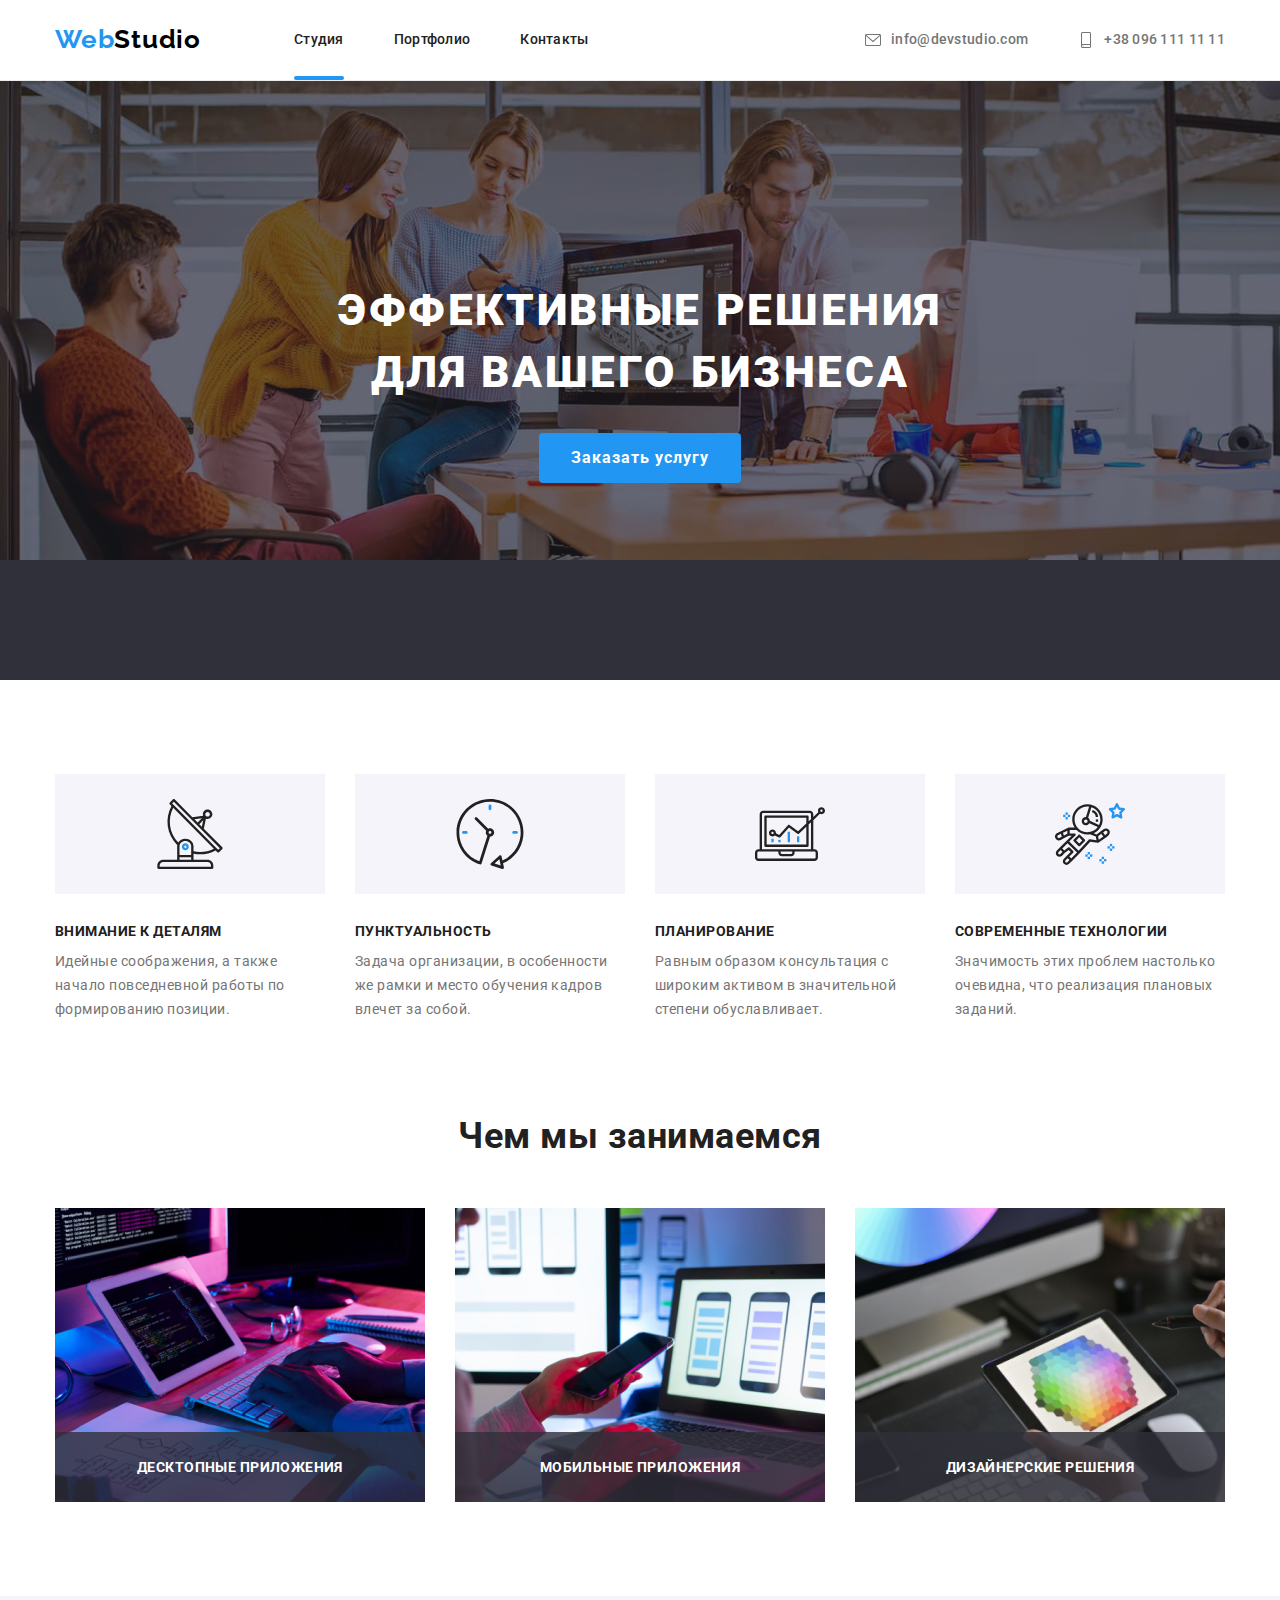
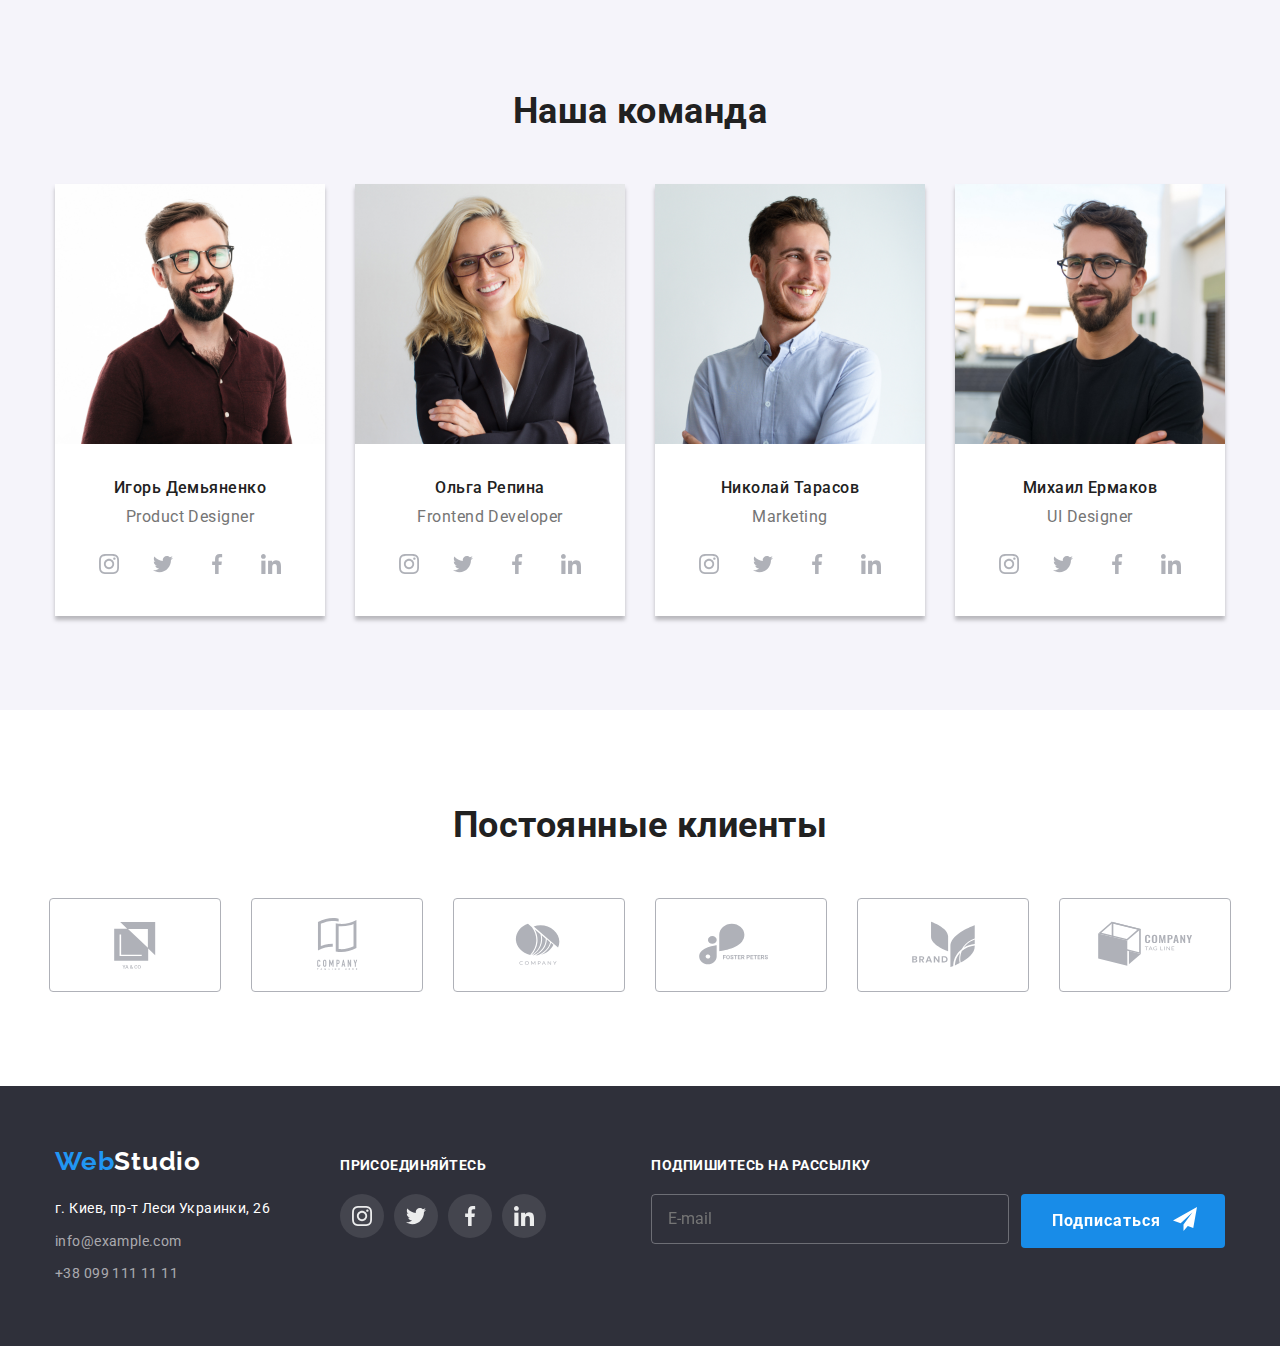
<file: index.html>
<!DOCTYPE html>
<html lang="en">

<head>
    <meta charset="UTF-8">
    <meta http-equiv="X-UA-Compatible" content="IE=edge">
    <meta name="viewport" content="width=device-width, initial-scale=1.0">
    <title>Document</title>
    <link rel="preconnect" href="https://fonts.googleapis.com">
    <link rel="preconnect" href="https://fonts.gstatic.com" crossorigin>
    <link href="https://fonts.googleapis.com/css2?family=Raleway:wght@700&family=Roboto:wght@400;500;700;900&display=swap"
        rel="stylesheet">
    <link rel="stylesheet" href="https://cdnjs.cloudflare.com/ajax/libs/modern-normalize/1.1.0/modern-normalize.min.css">
    <link rel="stylesheet" href="./css/main.min.css">
  
    
</head>

<body>
  
    <header>
        <div class="container">
        <a href="./index.html" class="logo">
            <span class="logo-accent">Web</span>Studio
        </a>
        <nav>
            <ul class="menu-nav list">
                <li class="menu-item"> <a href="" class="link menu-link">Студия</a> </li>
                <li class="menu-item"> <a href="./portfolio.html" class="link">Портфолио</a> </li>
                <li class="menu-item"> <a href="" class="link">Контакты</a> </li>
            </ul>
        </nav>
        <ul class="contacts list">
            <li class="contacts-item"> <a href="mailto:info@devstudio.com" class="link"> 
                <svg class="mail-icon" width="16" height="16">
                    <use href="./imges/icons.svg#icon-envelope"></use>
                </svg>
                <span>info@devstudio.com</span>
            </a> </li>
                 <li class="contacts-item"> <a href="tel:+380961111111" class="link">
                <svg class="mail-icon" width="16" height="16">
                    <use href="./imges/icons.svg#icon-smartphone"></use>
                </svg>
                <span>+38 096 111 11 11</span>
            
            </a> </li>
        </ul>
        </div>
    </header>
    
    <main>
        
                <section class="hero overlay">
                    <div class="container">
                        <h1 class="hero-title">Эффективные решения для вашего бизнеса</h1>
                        <button type="button" class="button" data-modal-open>Заказать услугу</button>
                    </div>
                </section>

        
        
                        <section class="section">
                            <div class="container">
                                <ul class="feature list">
                                    <li class="feature__item icon-antenna">
                                        <h3 class="feature__subtitle">Внимание к деталям</h3>
                                        <p class="feature__text">Идейные соображения, а также начало повседневной работы по формированию позиции.
                                        </p>
                                    </li>
                                    <li class="feature__item icon-clock">
                                        <h3 class="feature__subtitle ">Пунктуальность</h3>
                                        <p class="feature__text">Задача организации, в особенности же рамки и место обучения кадров влечет за
                                            собой.</p>
                                    </li>
                                    <li class="feature__item icon-diagram">
                                        <h3 class="feature__subtitle ">Планирование</h3>
                                        <p class="feature__text">Равным образом консультация с широким активом в значительной степени
                                            обуславливает.</p>
                                    </li>
                                    <li class="feature__item icon-austronaut">
                                        <h3 class="feature__subtitle ">Современные технологии</h3>
                                        <p class="feature__text">Значимость этих проблем настолько очевидна, что реализация плановых заданий.</p>
                                    </li>
                                </ul>
                            </div>
                        </section>

       
         
            <section class="section work">
                <div class="container">
                <h2 class="section-title">Чем мы занимаемся</h2>
                <ul class="work__wrap list">
                    <li class="work__item"><img src="./imges/box1.jpg" alt="picture1" width="370" class="work__img">
                    <div class="work__meta">
                        <h3 class="work__title">Десктопные приложения</h3>
                    </div>
                    </li>
                    <li class="work__item"><img src="./imges/box2.jpg" alt="picture2" width="370" class="work__img">
                    <div class="work__meta">
                        <h3 class="work__title">Мобильные приложения</h3>
                    </div>
                    </li>
                    <li class="work__item"><img src="./imges/box3.jpg" alt="picture3" width="370" class="work__img">
                    <div class="work__meta">
                        <h3 class="work__title">Дизайнерские решения</h3>
                    </div>
                    </li>
                </ul> 
                </div>
            </section>

       
        
          
    <section class="section team">
        <div class="container">
        <h2 class="section-title">Наша команда</h2>

               
            <ul class="team__item list">
                        <li class="team__photo"><img src="./imges/photo1.jpg" alt="photo1" width="270">
                        <div class="team__about">
                            <h3 class="team__subtitle">Игорь Демьяненко</h3>
                            <p class="team__text">Product Designer</p>
                                <ul class="soc soc-nam list">
                                    <li class="soc__item">
                                            <a href="" class="cos__link">
                                            <svg class="cos__icon" width="20" height="20">
                                                <use href="./imges/icons.svg#icon-instagram"></use>
                                            </svg>
                                            </a>
                                    </li>
                                    <li class="soc__item">
                                        <a href="" class="cos__link">
                                                    <svg class="cos__icon" width="20" height="20">
                                                        <use href="./imges/icons.svg#icon-twitter"></use>
                                                    </svg>
                                                </a>
                                            </li>
                                            <li class="soc__item">
                                                <a href="" class="cos__link">
                                                    <svg class="cos__icon" width="20" height="20">
                                                        <use href="./imges/icons.svg#icon-facebook"></use>
                                                    </svg>
                                                </a>
                                            </li>
                                            <li class="soc__item">
                                                <a href="" class="cos__link">
                                                    <svg class="cos__icon" width="20" height="20">
                                                        <use href="./imges/icons.svg#icon-linkedin"></use>
                                                    </svg>
                                                </a>
                                            </li>
                                        </ul>
                                    </div>
                        </li>
                        <li class="team__photo"><img src="./imges/photo2.jpg" alt="photo2" width="270">
                                    <div class="team__about">
                                        <h3 class="team__subtitle">Ольга Репина</h3>
                                        <p class="team__text">Frontend Developer</p>
                                        <ul class="soc soc-nam list">
                                            <li class="soc__item">
                                                <a href="" class="cos__link">
                                                    <svg class="cos__icon" width="20" height="20">
                                                        <use href="./imges/icons.svg#icon-instagram"></use>
                                                    </svg>
                                                </a>
                                            </li>
                                            <li class="soc__item">
                                                <a href="" class="cos__link">
                                                    <svg class="cos__icon" width="20" height="20">
                                                        <use href="./imges/icons.svg#icon-twitter"></use>
                                                    </svg>
                                                </a>
                                            </li>
                                            <li class="soc__item">
                                                <a href="" class="cos__link">
                                                    <svg class="cos__icon" width="20" height="20">
                                                        <use href="./imges/icons.svg#icon-facebook"></use>
                                                    </svg>
                                                </a>
                                            </li>
                                            <li class="soc__item">
                                                <a href="" class="cos__link">
                                                    <svg class="cos__icon" width="20" height="20">
                                                        <use href="./imges/icons.svg#icon-linkedin"></use>
                                                    </svg>
                                                </a>
                                            </li>
                                        </ul>
                                    </div>
                        </li>
                        <li class="team__photo"><img src="./imges/photo3.jpg" alt="photo3" width="270">
                                    <div class="team__about">
                                        <h3 class="team__subtitle">Николай Тарасов</h3>
                                        <p class="team__text">Marketing</p>
                                        <ul class="soc soc-nam list">
                                            <li class="soc__item">
                                                <a href="" class="cos__link">
                                                    <svg class="cos__icon" width="20" height="20">
                                                        <use href="./imges/icons.svg#icon-instagram"></use>
                                                    </svg>
                                                </a>
                                            </li>
                                            <li class="soc__item">
                                                <a href="" class="cos__link">
                                                    <svg class="cos__icon" width="20" height="20">
                                                        <use href="./imges/icons.svg#icon-twitter"></use>
                                                    </svg>
                                                </a>
                                            </li>
                                            <li class="soc__item">
                                                <a href="" class="cos__link">
                                                    <svg class="cos__icon" width="20" height="20">
                                                        <use href="./imges/icons.svg#icon-facebook"></use>
                                                    </svg>
                                                </a>
                                            </li>
                                            <li class="soc__item">
                                                <a href="" class="cos__link">
                                                    <svg class="cos__icon" width="20" height="20">
                                                        <use href="./imges/icons.svg#icon-linkedin"></use>
                                                    </svg>
                                                </a>
                                            </li>
                                        </ul>
                                    </div>
                        </li>
                        <li class="team__photo"><img src="./imges/photo4.jpg" alt="photo4" width="270">
                                    <div class="team__about">
                                        <h3 class="team__subtitle">Михаил Ермаков</h3>
                                        <p class="team__text">UI Designer</p>
                                        <ul class="soc soc-nam list">
                                            <li class="soc__item">
                                                <a href="" class="cos__link">
                                                    <svg class="cos__icon" width="20" height="20">
                                                        <use href="./imges/icons.svg#icon-instagram"></use>
                                                    </svg>
                                                </a>
                                            </li>
                                            <li class="soc__item">
                                                <a href="" class="cos__link">
                                                    <svg class="cos__icon" width="20" height="20">
                                                        <use href="./imges/icons.svg#icon-twitter"></use>
                                                    </svg>
                                                </a>
                                            </li>
                                            <li class="soc__item">
                                                <a href="" class="cos__link">
                                                    <svg class="cos__icon" width="20" height="20">
                                                        <use href="./imges/icons.svg#icon-facebook"></use>
                                                    </svg>
                                                </a>
                                            </li>
                                            <li class="soc__item">
                                                <a href="" class="cos__link">
                                                    <svg class="cos__icon" width="20" height="20">
                                                        <use href="./imges/icons.svg#icon-linkedin"></use>
                                                    </svg>
                                                </a>
                                            </li>
                                        </ul>
                                    </div>
                        </li>
            </ul>
        </div>
    </section>

    <section class="section clients">
        <div class="container">
            <h2 class="section-title">Постоянные клиенты</h2>
            <ul class="clients__list list">
                <li class="clients__item">
                    <a href="" class="clients__link">
                        <svg class="clients__icon" width="170" height="92">
                            <use href="./imges/icons.svg#icon-Client1"></use>
                        </svg>
                    </a>
                </li>
                <li class="clients__item">
                            <a href="" class="clients__link">
                                <svg class="clients__icon" width="170" height="92">
                                    <use href="./imges/icons.svg#icon-Client2"></use>
                                </svg>
                            </a>
                </li>
                <li class="clients__item">
                            <a href="" class="clients__link">
                                <svg class="clients__icon" width="170" height="92">
                                    <use href="./imges/icons.svg#icon-Client3"></use>
                                </svg>
                            </a>
                </li>
                <li class="clients__item">
                            <a href="" class="clients__link">
                                <svg class="clients__icon" width="170" height="92">
                                    <use href="./imges/icons.svg#icon-Client4"></use>
                                </svg>
                            </a>
                </li>
                <li class="clients__item">
                            <a href="" class="clients__link">
                                <svg class="clients__icon" width="170" height="92">
                                    <use href="./imges/icons.svg#icon-Client5"></use>
                                </svg>
                            </a>
                </li>
                <li class="clients__item">
                            <a href="" class="clients__link">
                                <svg class="clients__icon" width="170" height="92">
                                    <use href="./imges/icons.svg#icon-Client6"></use>
                                </svg>
                            </a>
                </li>
            </ul>
        </div>
    </section>
    
    </main>

    <div class="backdrop is-hidden" data-modal>
        <div class="modal">
            <button class="btn-modal" data-modal-close>
            <svg class="close-btn" width="18" height="18">
                <use href="./imges/icons.svg#icon-close-black"></use>
            </svg>
             </button>
             <p class="form-title">Оставьте свои данные, мы вам перезвоним</p>
            <form class="form">
                <div class="form-field">
                <label for="name" class="form-label">Имя</label>
                
                <div class="form-wrap">
                <input class="form-input" type="text" name="user-name" id="name">
                <svg class="form-icon" width="18" height="18">
                    <use href="./imges/icons.svg#icon-person-black"></use>
                </svg>
                </div>
                </div>
                
                <div class="form-field">
                <label for="tel" class="form-label">Телефон</label>
                <input class="form-input" type="tel" name="tel" id="tel">
                <svg class="form-icon" width="18" height="18">
                    <use href="./imges/icons.svg#icon-phone-black"></use>
                </svg>
                </div>

                <div class="form-field">
                <label for="email"class="form-label" >Почта</label>
                 <div class="form-wrap">
                <input class="form-input" type="email" name="email" id="email">
                <svg class="form-icon" width="18" height="18">
                    <use href="./imges/icons.svg#icon-email-black"></use>
                </svg>
                </div>
                </div>
                

                <div class="form-field">
                <label for="comment" class="form-label" >Комментарий</label>
                  <div class="form-wrap">
                <textarea class="form-area" name="comment" id="comment" placeholder="Введите текст"></textarea>
                </div>
                </div>

                <label class="policy">
                <input type="checkbox" name="policy" class="policy-input">
                <span class="checkbox-icon"></span>
               Соглашаюсь с рассылкой и принимаю&nbsp;
               <a href="">Условия договора</a>
                </label>
                
                <button type="submit" class="btn-submit">Отправить</button>
            </form>
           
        </div>
    </div>

    <footer>
        <div class="container">
            <ul class="footer__item list">
                <li class="footer-logo">
                    <a href="./index.html" class="logo">
                        <span class="logo-accent">Web</span>Studio
                    </a>
                    <address class="address">
                        г. Киев, пр-т Леси Украинки, 26
                    </address>
                    <address class="address__nav">
                        <a href="mailto:info@example.com" class="address__mail link">info@example.com</a>
                        <a href="tel:+380991111111" class="link">+38 099 111 11 11</a>
                    </address>
                </li>
    
    
                <li class="social">
                    <h2 class="social__title">присоединяйтесь</h2>
                    <ul class="social__list list">
                        <li class="social__item">
                            <a href="" class="social__link">
                                <svg class="social__icon" width="20" height="20">
                                    <use href="./imges/icons.svg#icon-instagram"></use>
                                </svg>
                            </a>
                        </li>
                        <li class="social__item">
                            <a href="" class="social__link">
                                <svg class="social__icon" width="20" height="20">
                                    <use href="./imges/icons.svg#icon-twitter"></use>
                                </svg>
                            </a>
                        </li>
                        <li class="social__item">
                            <a href="" class="social__link">
                                <svg class="social__icon" width="20" height="20">
                                    <use href="./imges/icons.svg#icon-facebook"></use>
                                </svg>
                            </a>
                        </li>
                        <li class="social__item">
                            <a href="" class="social__link">
                                <svg class="social__icon" width="20" height="20">
                                    <use href="./imges/icons.svg#icon-linkedin"></use>
                                </svg>
                            </a>
                        </li>
                </li>
            </ul>
                <li class="footer-form-mail">
                    <p class="footer-form-title">Подпишитесь на рассылку</p>
                    <form class="footer-form">
                                              
                        <input class="footer-form-input" type="email" name="email" id="email" placeholder="E-mail">
                       
                        <button type="submit" class="footer-btn-submit">Подписаться</button>
                        <svg class="footer-form-icon" width="24" height="24">
                            <use href="./imges/icons.svg#icon-icon-send"></use>
                        </svg>

                         
                    </form>
                    </div>
                
                </li>
                       
            </ul>
            
    </footer>

    <script src="./js/modal.js"></script>
</body>

</html>
</file>
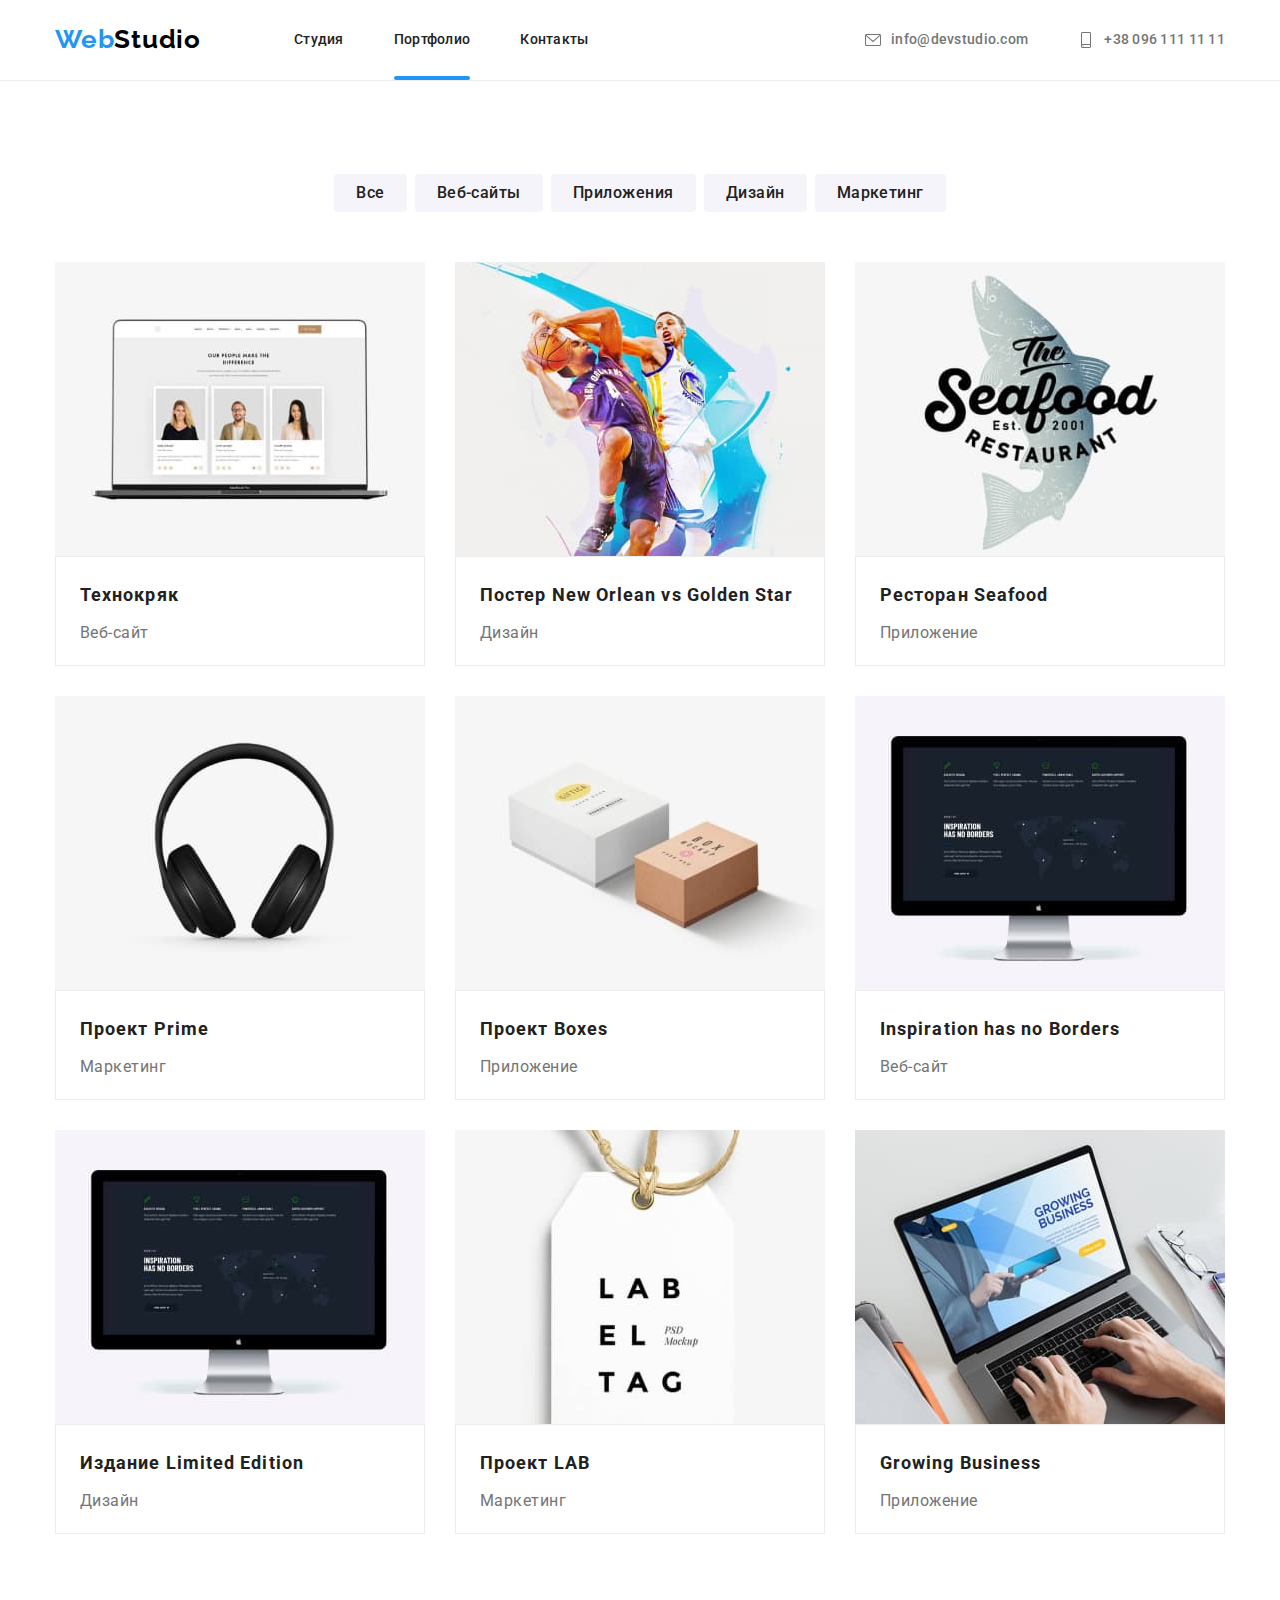
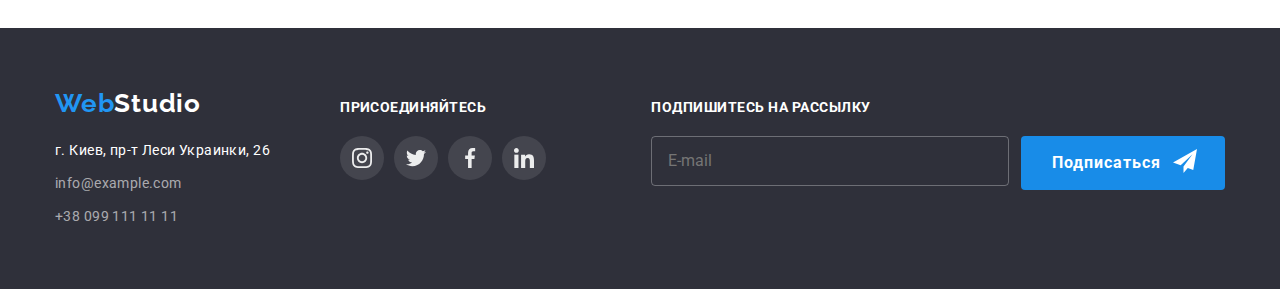
<file: portfolio.html>
<!DOCTYPE html>
<html lang="en">

<head>
    <meta charset="UTF-8">
    <meta http-equiv="X-UA-Compatible" content="IE=edge">
    <meta name="viewport" content="width=device-width, initial-scale=1.0">
    <title>Document</title>
    <link rel="preconnect" href="https://fonts.googleapis.com">
    <link rel="preconnect" href="https://fonts.gstatic.com" crossorigin>
    <link
        href="https://fonts.googleapis.com/css2?family=Raleway:wght@700&family=Roboto:wght@400;500;700;900&display=swap"
        rel="stylesheet">
    <link rel="stylesheet"
        href="https://cdnjs.cloudflare.com/ajax/libs/modern-normalize/1.1.0/modern-normalize.min.css">
     <link rel="stylesheet" href="./css/main.min.css">
       

</head>

<body class="page">
    <header>
        <div class="container">
            <a href="./index.html" class="logo">
                <span class="logo-accent">Web</span>Studio
            </a>
            <nav>
                <ul class="menu-nav list">
                    <li class="menu-item"> <a href="./index.html" class="link">Студия</a> </li>
                    <li class="menu-item"> <a href="./portfolio.html" class="link menu-link">Портфолио</a> </li>
                    <li class="menu-item"> <a href="" class="link">Контакты</a> </li>
                </ul>
            </nav>
            <ul class="contacts list">
                <li class="contacts-item"> <a href="mailto:info@devstudio.com" class="link">
                        <svg class="mail-icon" width="16" height="16">
                            <use href="/imges/icons.svg#icon-envelope"></use>
                        </svg>
                        <span>info@devstudio.com</span>
                    </a> </li>
                <li class="contacts-item"> <a href="tel:+380961111111" class="link">
                        <svg class="mail-icon" width="16" height="16">
                            <use href="./imges/icons.svg#icon-smartphone"></use>
                        </svg>
                        <span>+38 096 111 11 11</span>
    
                    </a> </li>
            </ul>
        </div>
    </header>
    <main>

        <section class="section portfolio">
            <div class="container">
                <ul class="btn list">
                    <li class="btn__item">
                        <button type="button" class="btn__nav">Все</button>
                    </li>
                    <li class="btn__item">
                        <button type="button" class="btn__nav">Веб-сайты</button>
                    </li>
                    <li class="btn__item">
                        <button type="button" class="btn__nav">Приложения</button>
                    </li>
                    <li class="btn__item">
                        <button type="button" class="btn__nav">Дизайн</button>
                    </li>
                    <li class="btn__item">
                        <button type="button" class="btn__nav">Маркетинг</button>
                    </li>
                </ul>

                <ul class="project list">

                    <li class="project__item">
                        <div class="shaddow">
                            <div class="project__thumb">
                                                            
                                <img src="./imges/pic1.jpg" alt="lep top" width="370" class="project__img">
                                
                                    <p class="project__text">
                                     Ресурс предлагает комплексные предложения с разным уровнем функционала и сервисов. Все это позволит посетителю
                                    получить
                                    исчерпывающие сведения о компании или частном лице.
                                     </p>
                                               
                            </div>
                            <div class="project__about">
                                <h3 class="project__title">Технокряк</h3>
                                <p class="project__desc">Веб-сайт</p>
                            </div>
                        </div>
                    </li>

                    <li class="project__item">
                        <div class="shaddow">
                            <div class="project__thumb">
                            <img src="./imges/pic2.jpg" alt="guys playing basketball" width="370" class="project__img">
                            <p class="project__text">
                                Ресурс предлагает комплексные предложения с разным уровнем функционала и сервисов. Все это позволит посетителю
                                получить
                                исчерпывающие сведения о компании или частном лице.
                            </p>
                            
                            </div>
                            <div class="project__about">
                                <h3 class="project__title">Постер New Orlean vs Golden Star</h3>
                                <p class="project__desc">Дизайн</p>
                            </div>
                        </div>
                    </li>
                    <li class="project__item">
                        <div class="shaddow">
                            <div class="project__thumb">
                            <img src="./imges/pic3.jpg" alt="fish" width="370" class="project__img">
                            <p class="project__text">
                                Ресурс предлагает комплексные предложения с разным уровнем функционала и сервисов. Все это позволит посетителю
                                получить
                                исчерпывающие сведения о компании или частном лице.
                            </p>
                            
                            </div>
                            <div class="project__about">
                                <h3 class="project__title">Ресторан Seafood</h3>
                                <p class="project__desc">Приложение</p>
                            </div>
                        </div>
                    </li>
                    <li class="project__item">
                        <div class="shaddow">
                            <div class="project__thumb">
                            <img src="./imges/pic4.jpg" alt="headphones" width="370" class="project__img">
                            <p class="project__text">
                                Ресурс предлагает комплексные предложения с разным уровнем функционала и сервисов. Все это позволит посетителю
                                получить
                                исчерпывающие сведения о компании или частном лице.
                            </p>
                            
                            </div>
                            <div class="project__about">
                                <h3 class="project__title">Проект Prime</h3>
                                <p class="project__desc">Маркетинг</p>
                            </div>
                        </div>
                    </li>
                    <li class="project__item">
                        <div class="shaddow">
                            <div class="project__thumb">
                            <img src="./imges/pic5.jpg" alt="boxes" width="370" class="project__img">
                            <p class="project__text">
                                Ресурс предлагает комплексные предложения с разным уровнем функционала и сервисов. Все это позволит посетителю
                                получить
                                исчерпывающие сведения о компании или частном лице.
                            </p>
                            
                            </div>
                            <div class="project__about">
                                <h3 class="project__title">Проект Boxes</h3>
                                <p class="project__desc">Приложение</p>
                            </div>
                        </div>
                    </li>
                    <li class="project__item">
                        <div class="shaddow">
                            <div class="project__thumb">
                            <img src="./imges/pic6.jpg" alt="monitor" width="370" class="project__img">
                            <p class="project__text">
                                Ресурс предлагает комплексные предложения с разным уровнем функционала и сервисов. Все это позволит посетителю
                                получить
                                исчерпывающие сведения о компании или частном лице.
                            </p>
                            
                            </div>
                            <div class="project__about">
                                <h3 class="project__title">Inspiration has no Borders</h3>
                                <p class="project__desc">Веб-сайт</p>
                            </div>
                        </div>
                    </li>
                    <li class="project__item">
                        <div class="shaddow">
                            <div class="project__thumb">
                            <img src="./imges/pic6.jpg" alt="book" width="370" class="project__img">
                            <p class="project__text">
                                Ресурс предлагает комплексные предложения с разным уровнем функционала и сервисов. Все это позволит посетителю
                                получить
                                исчерпывающие сведения о компании или частном лице.
                            </p>
                            
                            </div>
                            <div class="project__about">
                                <h3 class="project__title">Издание Limited Edition</h3>
                                <p class="project__desc">Дизайн</p>
                            </div>
                        </div>
                    </li>
                    <li class="project__item">
                        <div class="shaddow">
                            <div class="project__thumb">
                            <img src="./imges/pic8.jpg" alt="label" width="370" class="project__img">
                            <p class="project__text">
                                Ресурс предлагает комплексные предложения с разным уровнем функционала и сервисов. Все это позволит посетителю
                                получить
                                исчерпывающие сведения о компании или частном лице.
                            </p>
                            
                            </div>
                            <div class="project__about">
                                <h3 class="project__title">Проект LAB</h3>
                                <p class="project__desc">Маркетинг</p>
                            </div>
                        </div>
                    </li>
                    <li class="project__item">
                        <div class="shaddow">
                            <div class="project__thumb">
                            <img src="./imges/pic9.jpg" alt="typing hands" width="370" class="project__img">
                            <p class="project__text">
                                Ресурс предлагает комплексные предложения с разным уровнем функционала и сервисов. Все это позволит посетителю
                                получить
                                исчерпывающие сведения о компании или частном лице.
                            </p>
                            
                            </div>
                            <div class="project__about">
                                <h3 class="project__title">Growing Business</h3>
                                <p class="project__desc">Приложение</p>
                            </div>
                        </div>
                    </li>
                </ul>
            </div>
        </section>

    </main>
    <footer>
        <div class="container">
            <ul class="footer__item list">
                <li class="footer-logo">
                    <a href="./index.html" class="logo">
                        <span class="logo-accent">Web</span>Studio
                    </a>
                    <address class="address">
                        г. Киев, пр-т Леси Украинки, 26
                    </address>
                    <address class="address__nav">
                        <a href="mailto:info@example.com" class="address__mail link">info@example.com</a>
                        <a href="tel:+380991111111" class="link">+38 099 111 11 11</a>
                    </address>
                </li>
    
    
                <li class="social">
                    <h2 class="social__title">присоединяйтесь</h2>
                    <ul class="social__list list">
                        <li class="social__item">
                            <a href="" class="social__link">
                                <svg class="social__icon" width="20" height="20">
                                    <use href="./imges/icons.svg#icon-instagram"></use>
                                </svg>
                            </a>
                        </li>
                        <li class="social__item">
                            <a href="" class="social__link">
                                <svg class="social__icon" width="20" height="20">
                                    <use href="./imges/icons.svg#icon-twitter"></use>
                                </svg>
                            </a>
                        </li>
                        <li class="social__item">
                            <a href="" class="social__link">
                                <svg class="social__icon" width="20" height="20">
                                    <use href="./imges/icons.svg#icon-facebook"></use>
                                </svg>
                            </a>
                        </li>
                        <li class="social__item">
                            <a href="" class="social__link">
                                <svg class="social__icon" width="20" height="20">
                                    <use href="./imges/icons.svg#icon-linkedin"></use>
                                </svg>
                            </a>
                        </li>
                </li>
            </ul>
                <li class="footer-form-mail">
                    <p class="footer-form-title">Подпишитесь на рассылку</p>
                    <form class="footer-form">
                                              
                        <input class="footer-form-input" type="email" name="email" id="email" placeholder="E-mail">
                       
                        <button type="submit" class="footer-btn-submit">Подписаться</button>
                        <svg class="footer-form-icon" width="24" height="24">
                            <use href="./imges/icons.svg#icon-icon-send"></use>
                        </svg>

                         
                    </form>
                    </div>
                
                </li>
                       
            </ul>
            
    </footer>
</body>

</html>
</file>
<file: css/main.min.css>
.list{list-style:none;padding:0;margin:0}h1,h2,h3,h4,h5,h6,p{margin:0}.section-title{margin-top:0;margin-bottom:50px;padding:0;color:var(--title-text-color);font-weight:700;font-size:36px;line-height:1.2;text-align:center}.section{padding-top:94px}:root{--primary-text-color: #757575;--title-text-color: #212121;--accent-color: #2196F3;--logo-color-header: #000000;--logo-color-footer: #FFFFFF;--title-color: #FFFFFF;--primary-background-color: #ffffff;--accent-backgroud-color: #F5F4FA}body{color:var(--primary-text-color);background-color:var(--primary-background-color);font-family:"Roboto",sans-serif;letter-spacing:.03em}.container{width:1200px;padding-left:15px;padding-right:15px;margin:0 auto}header{background-color:#fff;outline:#ececec solid 1px}header .container{display:flex;align-items:center}header .logo{margin-right:93px;color:var(--logo-color-header);font-family:"Raleway";font-weight:700;font-size:26px;line-height:1.2;text-decoration:none;letter-spacing:.03em;transition:color 250ms cubic-bezier(0.4, 0, 0.2, 1)}.logo:hover,.logo:focus{color:var(--accent-color)}.logo-accent{color:var(--accent-color)}.menu-nav{display:flex;position:relative}.menu-nav .menu-item{margin-right:50px}.menu-nav .link{display:block;color:var(--title-text-color);font-weight:500;font-size:14px;line-height:1.14;text-decoration:none;letter-spacing:.02em;padding-top:32px;padding-bottom:32px;transition:color 250ms cubic-bezier(0.4, 0, 0.2, 1)}.menu-nav .link:hover,.menu-nav .link:focus{color:var(--accent-color)}.menu-item{position:relative}.menu-nav .menu-item:last-child{margin-right:0}.menu-link::after{content:"";position:absolute;left:0;bottom:0;display:block;width:100%;height:4px;border-radius:2px;background-color:var(--accent-color)}.mail-icon{fill:currentColor;margin-right:10px}.contacts{display:flex;align-items:center;margin-left:auto}.contacts .link{color:var(--primary-text-color);font-weight:500;font-size:14px;line-height:1.14;text-decoration:none;letter-spacing:.02em;transition:color 250ms cubic-bezier(0.4, 0, 0.2, 1)}.contacts .link:hover,.contacts .link:focus{color:var(--accent-color)}.contacts .contacts-item{margin-left:50px}.contacts .contacts-item:first-child{margin-left:0}.contacts-item .link{display:flex;align-items:center}.hero{display:block;background-color:#2f303a;text-align:center;padding:200px 0}.overlay{max-width:1600px;height:600px;background-image:linear-gradient(to right, rgba(47, 48, 58, 0.4), rgba(47, 48, 58, 0.4)),url(../imges/hero.jpg);margin-left:auto;margin-right:auto;background-size:contain;background-repeat:no-repeat}.hero-title{max-width:696px;margin-right:auto;margin-left:auto;margin-top:0;margin-bottom:30px;color:var(--title-color);font-weight:900;font-size:44px;line-height:1.4;text-transform:uppercase;letter-spacing:.06em}.button{color:var(--title-color);border-radius:4px;border:0;padding:10px 32px;background-color:var(--accent-color);font-weight:700;font-size:16px;line-height:1.88;letter-spacing:.06em;cursor:pointer}.feature{display:flex}.feature__item{margin-right:30px}.feature__item::before{display:block;content:"";height:120px;background-repeat:no-repeat;background-position:center;background-size:70px;background-color:var(--accent-backgroud-color);margin-bottom:30px}.feature__item.icon-antenna::before{background-image:url(../imges/antenna.svg)}.feature__item.icon-clock::before{background-image:url(../imges/clock.svg)}.feature__item.icon-diagram::before{background-image:url(../imges/diagram.svg)}.feature__item.icon-austronaut::before{background-image:url(../imges/astronaut.svg)}.feature__item:nth-last-child(-n+1){margin-right:0}.feature__subtitle{margin-top:0;margin-bottom:10px;padding:0;color:var(--title-text-color);font-weight:700;font-size:14px;line-height:1.14;text-transform:uppercase}.feature__text{max-width:270px;margin:0;padding:0;font-weight:400;font-size:14px;line-height:1.7}.work{padding-bottom:94px}.work__wrap{display:flex}.work__img{display:block}.work__item{position:relative;margin-right:30px}.work__item .work-item:nth-last-child(-n+1){margin-right:0}.work__meta{display:flex;align-items:center;justify-content:center;position:absolute;width:100%;height:70px;bottom:0;background-color:rgba(47,48,58,.8)}.work__title{align-items:center;justify-content:center;font-weight:700;font-size:14px;line-height:1.14;letter-spacing:.03em;text-transform:uppercase;color:#fff}.team{background-color:var(--accent-backgroud-color);padding-bottom:94px}.team__item{display:flex}.team__photo{background-color:#fff;margin-right:30px;box-shadow:0 4px 4px 0 rgba(0,0,0,.25)}.team__photo:nth-last-child(-n+1){margin-right:0}.team__subtitle{color:var(--title-text-color);font-weight:500;font-size:16px;line-height:1.2;margin-bottom:10px}.team__text{margin:0;padding:0;font-weight:400;font-size:16px;line-height:1.2}.team__about{text-align:center;padding-top:30px;padding-bottom:30px}.soc{display:flex;justify-content:center}.soc-nam{margin-top:16px}.soc__item{width:44px;height:44px;margin-right:10px}.soc__item:last-child{margin-right:0}.cos__link{display:flex;align-items:center;justify-content:center;width:100%;height:100%;border-radius:50%;color:#afb1b8;transition:color 250ms cubic-bezier(0.4, 0, 0.2, 1),background-color 250ms cubic-bezier(0.4, 0, 0.2, 1)}.cos__link:hover,.cos__link:focus{background-color:var(--accent-color);color:#fff}.cos__icon{fill:currentColor}.clients{padding-bottom:94px}.clients__list{display:flex;justify-content:center}.clients__item{margin-right:30px;border:1px;border-radius:4px;border-color:#afb1b8}.clients__item:last-child{margin-right:0}.clients__link{display:flex;align-items:center;justify-content:center;border:1px solid #afb1b8;border-radius:4px;width:100%;height:100%;color:#afb1b8;transition:color 250ms cubic-bezier(0.4, 0, 0.2, 1),border-color 250ms cubic-bezier(0.4, 0, 0.2, 1)}.clients__link:hover,.clients__link:focus{color:var(--accent-color);border-color:var(--accent-color)}.clients__icon{fill:currentColor}.backdrop{position:fixed;width:100%;height:100%;top:0;left:0;background-color:rgba(0,0,0,.1);opacity:1;transition:opacity 250ms cubic-bezier(0.4, 0, 0.2, 1)}.backdrop.is-hidden{opacity:0;pointer-events:none}.backdrop.is-hidden .modal{transform:translate(-50%, -50%) scale(0)}.modal{position:absolute;top:50%;left:50%;transform:translate(-50%, -50%);min-width:528px;min-height:581px;border-radius:4px;background-color:#fff;transition:transform 300ms;padding:40px}.btn-modal{position:absolute;top:8px;right:8px;display:flex;align-items:center;justify-content:center;width:30px;height:30px;border-radius:50%;margin-left:auto;background-color:#fff;border-color:rgba(0,0,0,.1);cursor:pointer;transition:fill 250ms cubic-bezier(0.4, 0, 0.2, 1)}.btn-modal:hover{fill:var(--accent-color)}.form{margin-left:auto;margin-right:auto}.form-title{font-size:20px;font-weight:700;line-height:1.15;letter-spacing:.03em;color:var(--title-text-color);margin-bottom:12px;text-align:center}.form-field{flex-direction:column;position:relative;margin-bottom:10px}.form-wrap{display:flex}.form-input{padding-left:42px;width:100%;background-color:rgba(0,0,0,0);border:1px solid rgba(33,33,33,.2);border-radius:4px;outline-color:var(--accent-color);height:40px;cursor:pointer}.form-label{display:block;font-size:12px;font-weight:400;line-height:1.17;letter-spacing:.01em;color:var(--primary-text-color);margin-bottom:4px}.form-icon{position:absolute;left:12px;top:50%;fill:var(--title-text-color);transition:fill 250ms cubic-bezier(0.4, 0, 0.2, 1)}.form-input:focus+.form-icon{fill:var(--accent-color)}.form-area{height:120px;width:100%;padding:12px 16px;background-color:rgba(0,0,0,0);border:1px solid rgba(33,33,33,.2);border-radius:4px;outline-color:var(--accent-color);resize:none;cursor:pointer}.form-area::placeholder{font-size:12px;line-height:1.17;letter-spacing:.01em;color:rgba(117,117,117,.5)}.policy{display:flex;justify-content:center;align-items:center;font-size:14px;line-height:1.71;font-weight:400;letter-spacing:.03em;color:var(--primary-text-color);margin-top:20px}.policy a{display:flex;justify-content:center;align-items:center;font-size:14px;line-height:1.71;font-weight:400;letter-spacing:.03em;color:var(--accent-color)}.policy-input{appearance:none;position:absolute}.checkbox-icon{display:inline-block;width:15px;height:15px;border:2px solid var(--title-text-color);border-radius:4px;margin-right:8px;box-shadow:0px 4px 4px 0px rgba(0,0,0,.25)}.policy-input:checked+.checkbox-icon{background-color:var(--accent-color);background-image:url(../imges/check.svg);background-repeat:no-repeat;background-size:contain;border-color:var(--accent-color);background-position:center;background-origin:border-box}.btn-submit{display:block;margin:auto;margin-top:30px;width:200px;background-color:#188ce8;padding:10px 55px;border-radius:4px;border-color:rgba(0,0,0,0);box-shadow:0px 4px 4px 0px rgba(0,0,0,.15);color:#fff;font-size:16px;line-height:1.88;font-weight:700;letter-spacing:.06em;cursor:pointer}footer{background-color:#2f303a;padding-top:60px;padding-bottom:60px}footer .logo{color:var(--logo-color-footer);font-family:"Raleway";font-weight:700;font-size:26px;line-height:1.2;text-decoration:none;letter-spacing:.03em;transition:color 250ms cubic-bezier(0.4, 0, 0.2, 1)}.footer__item{display:flex}.address{color:#fff;font-weight:400;font-size:14px;line-height:1.7;font-style:normal;text-decoration:none;letter-spacing:.03em;margin-top:20px;margin-bottom:9px}.address__nav{display:flex;flex-direction:column}.address__nav .link{color:rgba(255,255,255,.6);font-weight:400;font-size:14px;line-height:1.7;font-style:normal;text-decoration:none;letter-spacing:.03em;transition:color 250ms cubic-bezier(0.4, 0, 0.2, 1)}.address__nav .link:hover,.address__nav .link:focus{color:var(--accent-color)}.address__mail{margin-bottom:9px}.social{margin-left:70px}.social__title{font-weight:700;font-size:14px;line-height:1.14;letter-spacing:3%;text-transform:uppercase;color:var(--title-color);margin-top:12px;margin-bottom:20px}.social__list{display:flex;justify-content:center}.social__item{width:44px;height:44px;margin-right:10px}.social__item:last-child{margin-right:0}.social__link{display:flex;align-items:center;justify-content:center;width:100%;height:100%;border-radius:50%;background-color:rgba(255,255,255,.1);transition:background-color 250ms cubic-bezier(0.4, 0, 0.2, 1)}.social__link:hover,.social__link:focus{background-color:var(--accent-color)}.social__icon{fill:rgba(255,255,255,.9)}.footer-form-mail{margin-left:auto}.footer-form-title{font-weight:700;font-size:14px;line-height:1.14;letter-spacing:3%;text-transform:uppercase;color:var(--title-color);margin-top:12px;margin-bottom:20px}.footer-form{display:flex;position:relative}.footer-form-input{margin:0;width:358px;height:50px;border-radius:4px;border:1px solid rgba(255,255,255,.3);color:#fff;background-color:rgba(0,0,0,0);padding-left:16px;cursor:pointer}.footer-form-input:focus{background-color:rgba(0,0,0,0);color:#fff}.footer-btn-submit{margin:0;margin-left:12px;background-color:#188ce8;padding:10px 62px 10px 29px;border-radius:4px;border-color:rgba(0,0,0,0);color:#fff;font-size:16px;line-height:1.88;font-weight:700;letter-spacing:.06em;cursor:pointer}.footer-form-icon{position:absolute;top:13px;right:28px;fill:#fff}.section.portfolio{padding-bottom:94px}.btn{display:flex;justify-content:center;margin-bottom:50px}.btn__item{margin-right:8px}.btn__item:nth-last-child(-n+1){margin-right:0}.btn__nav{text-align:center;border-radius:4px;padding:6px 22px;border:0;color:var(--title-text-color);background-color:var(--accent-backgroud-color);font-family:"Roboto",sans-serif;font-weight:500;font-size:16px;line-height:1.63;letter-spacing:.03em;cursor:pointer;transition:color 250ms cubic-bezier(0.4, 0, 0.2, 1),background-color 250ms cubic-bezier(0.4, 0, 0.2, 1),box-shadow 250ms cubic-bezier(0.4, 0, 0.2, 1)}.btn__nav:hover,.btn__nav:focus{color:#fff;background-color:#2196f3;box-shadow:0px 2px 2px rgba(0,0,0,.12),0px 1px 2px rgba(0,0,0,.08),0px 3px 1px rgba(0,0,0,.1),0px 4px 4px rgba(0,0,0,.25)}.project{display:flex;flex-wrap:wrap}.project__thumb{position:relative;overflow:hidden}.project__text{position:absolute;top:0;margin:0;color:#fff;font-size:18px;font-weight:400;line-height:1.55;letter-spacing:.03em;padding:63px 24px;background-color:rgba(33,150,243,.9);transform:translateY(101%);transition:transform 250ms cubic-bezier(0.4, 0, 0.2, 1)}.shaddow:hover .project__text{transform:translateY(0)}.project__title{font-weight:700;font-size:18px;line-height:2;letter-spacing:.06em;color:var(--title-text-color)}.project__desc{font-weight:400;font-size:16px;line-height:2;margin:4px 0 0 0}.project__item{position:relative;background-color:#fff;width:370px;margin-right:30px;margin-bottom:30px}.project__item:nth-child(3n){margin-right:0}.project__item:nth-last-child(-n+3){margin-bottom:0}.project__about{width:370px;height:110px;padding:20px 24px;border:#ececec solid 1px}.project__img{display:block}.shaddow{transition:box-shadow 250ms cubic-bezier(0.4, 0, 0.2, 1)}.shaddow:hover{box-shadow:1px 4px 6px 0px rgba(0,0,0,.1607843137),0px 4px 4px 0px rgba(0,0,0,.0588235294),0px 1px 1px 0px rgba(0,0,0,.1215686275)}/*# sourceMappingURL=main.min.css.map */
</file>
